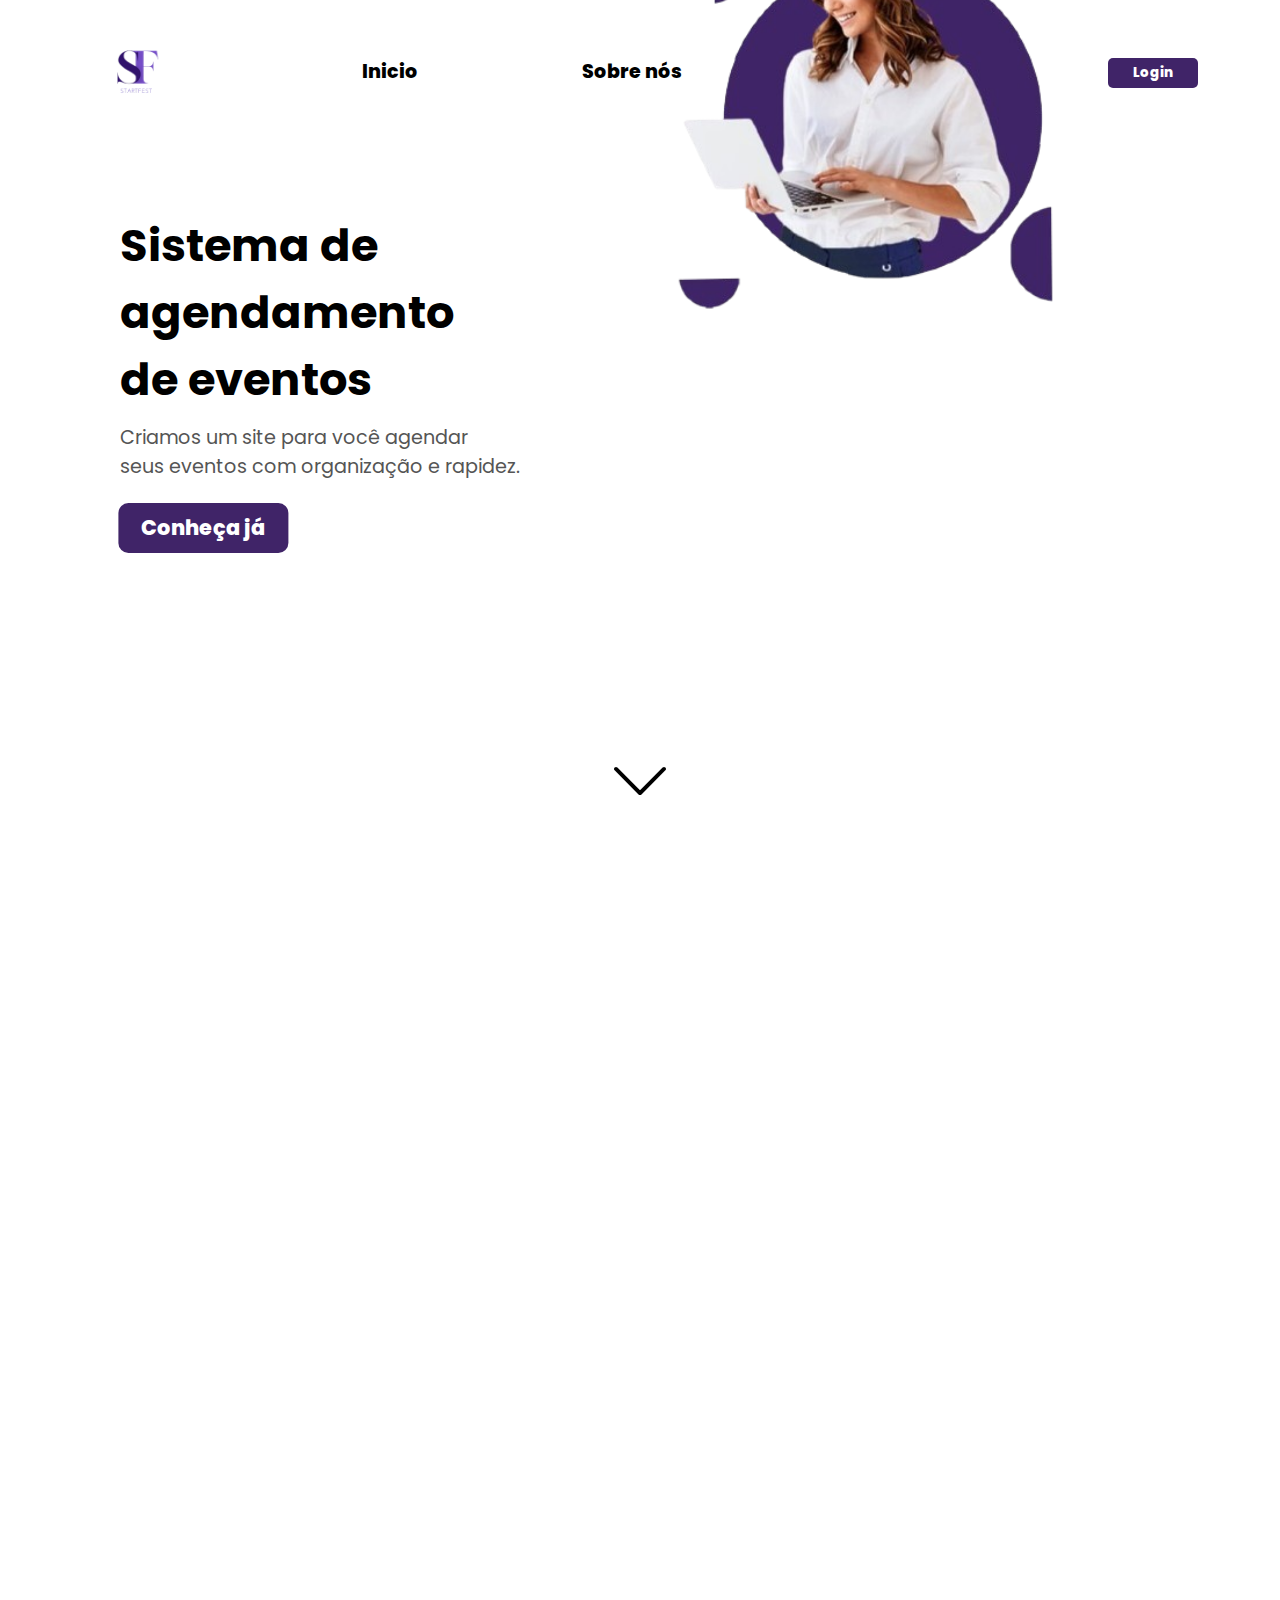
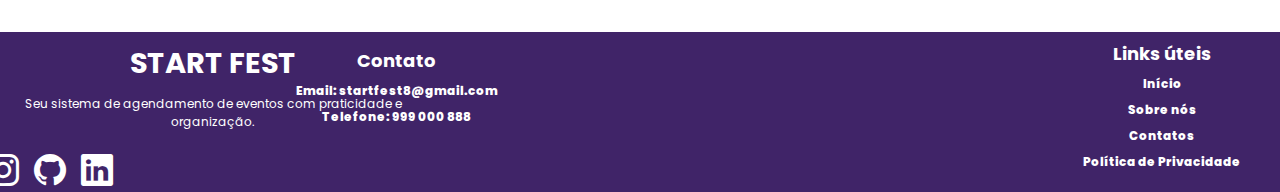
<file: STAR FAST UPDATE/index.html>
<!DOCTYPE html>
<html lang="pt-br">
<head>
    <meta charset="UTF-8">
    <meta name="viewport" content="width=device-width, initial-scale=1.0">
    <link rel="shortcut icon" href="img/logo_com_fundo.png" type="image/x-icon">
    <title>START FEST</title>
    <!-- Link CDN Bootstrap Icons -->
    <link href="https://cdn.jsdelivr.net/npm/bootstrap-icons/font/bootstrap-icons.css" rel="stylesheet">
    <link rel="stylesheet" href="./assets/teladeinicio.css">
</head>

<body>
    <!-- Tela de Início: Seção Principal -->
    <section class="inicio">
        <nav class="nav-bar fade-in">
            <img src="img/nova_logo-removebg-preview.png" class="logo fade-in" alt="">
            <li class="nav-list"><a href="index.html" class="fade-in">Inicio</a></li>
            <li class="nav-list"><a href="Sobre_Nos.html" class="fade-in">Sobre nós</a></li>
            <li class="nav-list"><a href="contatos.html" class="fade-in">Contatos</a></li>
            <li class="nav-list">
                <button class="btn fade-in" id="login-button">Login</button>
            </li>
        </nav>
        <div class="scroll-down">
            <i class="bi bi-chevron-down"></i>
        </div>
        <div class="container-main fade-in">
            <div class="textos-principais">
                <h1 class="h1-parte-main">Sistema de <br>agendamento<br>de eventos</h1>
                <p class="p-parte-main">Criamos um site para você agendar<br>seus eventos com organização e rapidez.
                </p>
            </div>
            <div class="button-parte-main">
                <button class="btn-parte-main" id="cadastro-button">Conheça já</button>
            </div>
        </div>
        <div class="hero-image">
            <img src="img/mulher-removebg-preview.png" class="mulher fade-in" alt="">
        </div>
        <div class="gradient-bg"></div> <!--Gradiente-->
        <div class="linha-hover"></div>
       
        
    </section>

    <!-- Tela de Propostas - Adicionando abaixo do conteúdo principal -->
    <section class="propostas" id="propostas">
        <div class="gradient-propostas"></div> <!--Gradiente-->
        <h2 class="titulo-propostas fade-in">Seu site de Agendamento de Eventos</h2>
        <div class="cards-container">
            <!-- Card 1 -->
            <div class="card card-1 fade-in">
                <div class="icon"><i class="bi bi-calendar-week"></i></div>
                <h3>Agende seus eventos com poucos cliques</h3>
                <p>Escolha a data, o horário e o local do evento de forma prática e rápida. Nossa plataforma torna o
                    processo de agendamento simples e eficiente.</p>
            </div>

            <!-- Card 2 -->
            <div class="card card-2 fade-in">
                <div class="icon"><i class="bi bi-laptop"></i></div>
                <h3>Um site fácil de usar para todos</h3>
                <p>Nós pensamos no design para facilitar a sua experiência. Em poucos passos, você organiza seu evento,
                    mesmo sem experiência técnica.</p>
            </div>

            <!-- Card 3 -->
            <div class="card card-3 fade-in">
                <div class="icon"><i class="bi bi-folder"></i></div>
                <h3>Tenha tudo sob controle</h3>
                <p>Centralize todas as informações do seu evento em um só lugar. Tudo organizado para você.</p>
            </div>
        </div>

    </section>
    <footer class="footer">
        <div class="footer-container">
            <div class="footer-info">
                <h3>START FEST</h3>
                <p>Seu sistema de agendamento de eventos com praticidade e organização.</p>
            </div>
            <div class="footer-links">
                <h2>Links úteis</h2>
                <ul>
                    <li><a href="index.html">Início</a></li>
                    <li><a href="Sobre_Nos.html">Sobre nós</a></li>
                    <li><a href="contatos.html">Contatos</a></li>
                    <li><a href="#">Política de Privacidade</a></li>
                </ul>
            </div>
            <div class="footer-contact">
                <h2>Contato</h2>
                <ul>
                    <li>Email: <a href="mailto:startfest8@gmail.com">startfest8@gmail.com</a></li>
                    <li>Telefone: 999 000 888</li>
                </ul>
            </div>
        </div>
    
        <!-- Adicionando os ícones de redes sociais -->
        <div class="footer-social-icons">
            <a href="https://www.instagram.com/startfest__/profilecard/?igsh=MTVlYXhscWQ0ZzF2eA==" class="social-icon" target="_blank"><i class="bi bi-instagram"></i></a>
            <a href="https://github.com/SEU_USUARIO" class="social-icon" target="_blank"><i class="bi bi-github"></i></a>
            <a href="https://www.linkedin.com/in/SEU_USUARIO" class="social-icon" target="_blank"><i class="bi bi-linkedin"></i></a>
        </div>
    
        <div class="footer-bottom">
            <p>&copy; 2024 Start Fest. Todos os direitos reservados.</p>
        </div>
    </footer>
    
    <script>

document.querySelector('.scroll-down').addEventListener('click', function () {
    document.querySelector('#propostas').scrollIntoView({ behavior: 'smooth' });
});

        document.getElementById('login-button').addEventListener('click', function () {
            window.location.href = 'teladecadastro.html';
        });
        document.getElementById('cadastro-button').addEventListener('click', function () {
            window.location.href = 'teladecadastro.html';
        });

        document.querySelector('.scroll-down').addEventListener('click', function () {
    document.querySelector('.propostas').scrollIntoView({ behavior: 'smooth' });
});

    </script>
</body>

</html>
</file>
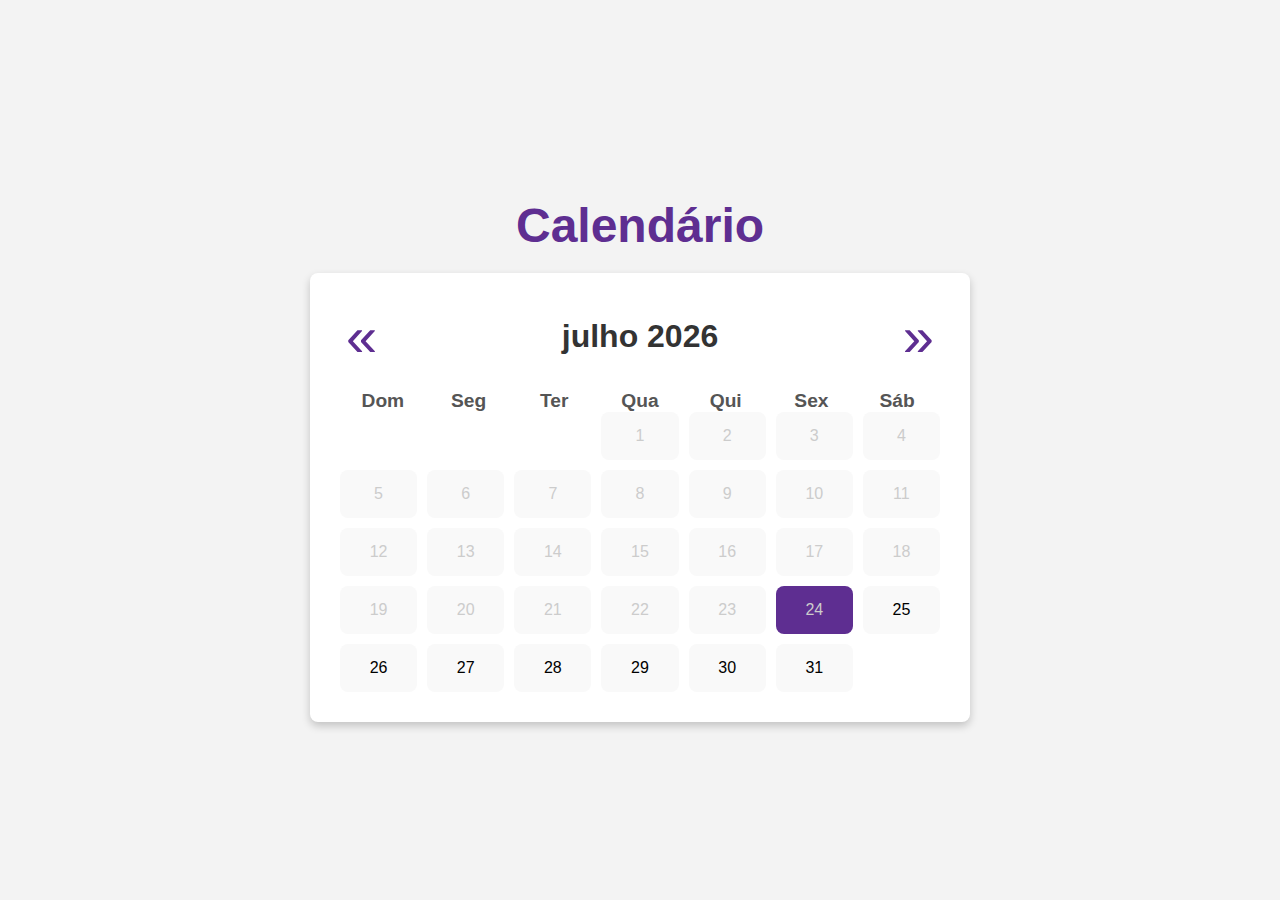
<file: STAR FAST UPDATE/Calendario.html>
<!DOCTYPE html>
<html lang="pt-br">
<head>
    <meta charset="UTF-8">
    <meta name="viewport" content="width=device-width, initial-scale=1.0">
    <title>Calendário</title>
    <style>
        body {
            font-family: Arial, sans-serif;
            background-color: #f3f3f3;
            margin: 0;
            padding: 0;
            display: flex;
            flex-direction: column;
            align-items: center;
            justify-content: center;
            height: 100vh;
        }

        h1 {
            margin: 0;
            padding: 20px 0;
            color: #5e2e91;
            font-size: 3rem; /* Aumentei o tamanho do título */
            text-align: center;
        }

        .calendar-container {
            width: 600px; /* Aumentei a largura do calendário */
            background: white;
            box-shadow: 0 4px 8px rgba(0, 0, 0, 0.2);
            border-radius: 8px;
            padding: 30px; /* Aumentei o padding */
        }

        .calendar-header {
            display: flex;
            justify-content: space-between;
            align-items: center;
            margin-bottom: 20px; /* Aumentei a margem inferior */
        }

        .calendar-header h2 {
            margin: 0;
            font-size: 2rem; /* Aumentei o tamanho da fonte do título do calendário */
            color: #333;
        }

        .nav-button {
            background: none;
            border: none;
            color: #5e2e91;
            font-size: 3.5rem; /* Aumentei o tamanho do botão de navegação */
            cursor: pointer;
        }

        .nav-button:hover {
            color: #3a2a6c;
        }

        .days-header {
            display: grid;
            grid-template-columns: repeat(7, 1fr);
            margin-top: 10px;
            text-align: center;
            font-weight: bold;
            color: #555;
            font-size: 1.2rem; /* Aumentei o tamanho da fonte dos dias da semana */
        }

        .calendar-dates {
            display: grid;
            grid-template-columns: repeat(7, 1fr);
            gap: 10px; /* Aumentei o gap entre os dias */
            text-align: center;
            font-size: 1rem; /* Aumentei o tamanho das datas */
        }

        .date {
            padding: 15px; /* Aumentei o padding das datas */
            background-color: #f9f9f9;
            border-radius: 8px; /* Aumentei a borda das células de data */
            cursor: pointer;
            transition: background-color 0.3s ease;
        }

        .date:hover {
            background-color: #5e2e91;
            color: white;
        }

        .date.today {
            background-color: #5e2e91;
            color: white;
        }

        .date.past {
            color: #ccc;
            pointer-events: none; /* Desabilita a seleção de datas passadas */
        }
    </style>
</head>
<body>
    <h1>Calendário</h1>
    <div class="calendar-container">
        <div class="calendar-header">
            <button class="nav-button" id="prevMonth">«</button>
            <h2 id="monthYear">Outubro 2024</h2>
            <button class="nav-button" id="nextMonth">»</button>
        </div>
        <div class="days-header">
            <div>Dom</div>
            <div>Seg</div>
            <div>Ter</div>
            <div>Qua</div>
            <div>Qui</div>
            <div>Sex</div>
            <div>Sáb</div>
        </div>
        <div class="calendar-dates" id="calendarDates">
            <!-- As datas serão geradas aqui via JavaScript -->
        </div>
    </div>

    <script>
        const calendarDates = document.getElementById('calendarDates');
        const monthYear = document.getElementById('monthYear');
        const prevMonth = document.getElementById('prevMonth');
        const nextMonth = document.getElementById('nextMonth');

        let currentDate = new Date();

        function updateCalendar() {
            const month = currentDate.getMonth();
            const year = currentDate.getFullYear();

            monthYear.textContent = `${currentDate.toLocaleString('pt-BR', { month: 'long' })} ${year}`;
            
            // Limpar as datas anteriores
            calendarDates.innerHTML = '';

            // Primeiro dia do mês
            const firstDay = new Date(year, month, 1);
            const firstDayOfWeek = firstDay.getDay();
            
            // Último dia do mês
            const lastDay = new Date(year, month + 1, 0);
            const daysInMonth = lastDay.getDate();

            // Criar células vazias para as datas antes do primeiro dia
            for (let i = 0; i < firstDayOfWeek; i++) {
                const emptyCell = document.createElement('div');
                calendarDates.appendChild(emptyCell);
            }

            // Adicionar os dias do mês
            for (let day = 1; day <= daysInMonth; day++) {
                const dateDiv = document.createElement('div');
                dateDiv.classList.add('date');
                dateDiv.textContent = day;

                // Marcar o dia de hoje
                if (day === currentDate.getDate() && month === currentDate.getMonth() && year === currentDate.getFullYear()) {
                    dateDiv.classList.add('today');
                }

                // Desabilitar datas passadas
                const currentCellDate = new Date(year, month, day);
                if (currentCellDate < new Date()) {
                    dateDiv.classList.add('past');
                }

                // Adicionar funcionalidade ao clicar nas datas
                dateDiv.addEventListener('click', () => {
                    alert(`Você selecionou ${day}/${month + 1}/${year}`);
                });

                calendarDates.appendChild(dateDiv);
            }
        }

        prevMonth.addEventListener('click', () => {
            currentDate.setMonth(currentDate.getMonth() - 1);
            updateCalendar();
        });

        nextMonth.addEventListener('click', () => {
            currentDate.setMonth(currentDate.getMonth() + 1);
            updateCalendar();
        });

        // Inicializar o calendário
        updateCalendar();
    </script>
</body>
</html>
</file>
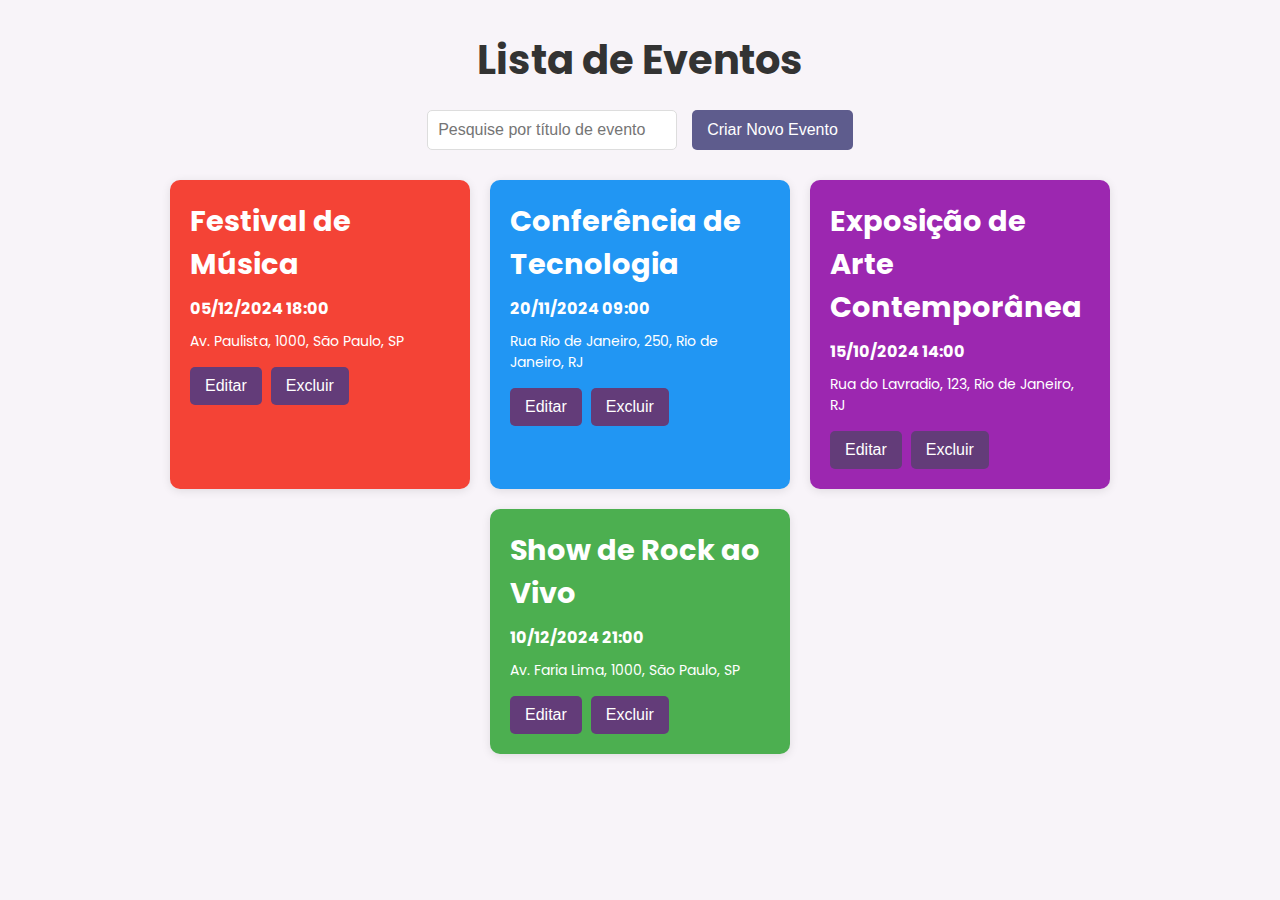
<file: STAR FAST UPDATE/ListaDeEventos.html>
<!DOCTYPE html>
<html lang="pt-BR">
<head>
    <meta charset="UTF-8">
    <link rel="shortcut icon" href="img/logo_com_fundo.png" type="image/x-icon">
    <meta name="viewport" content="width=device-width, initial-scale=1.0">
    <title>Lista de Eventos</title>
    <link rel="stylesheet" href="assets/Lista_de_Eventos.css">
    <link href="https://fonts.googleapis.com/css2?family=Poppins:wght@400;500;600&display=swap" rel="stylesheet">
    <link href=""
</head>
<body>

    <h1>Lista de Eventos</h1>

    <!-- Caixa de Pesquisa e Botão Criar Evento -->
    <div class="filter-container">
        <input type="text" id="searchInput" placeholder="Pesquise por título de evento" onkeyup="searchEvent()">
        <button onclick="window.location.href='Novo_evento.html';">Criar Novo Evento</button>
    </div>

    <div class="message" id="message"></div>

    <!-- Lista de Eventos -->
    <div class="events-container" id="eventsContainer">
        <!-- Cards de Eventos serão inseridos aqui via JS -->
    </div>

    <!-- Formulário de Edição -->
    <div class="edit-form" id="editForm" style="display:none;">
        <h2>Editar Evento</h2>
        <input type="text" id="editTitle" placeholder="Título do evento">
        <input type="text" id="editAddress" placeholder="Endereço do evento">
        <input type="date" id="editDate">
        
        <!-- Campo de Horário -->
        <input type="time" id="editTime">

        <!-- Texto explicativo ao lado do seletor de cor -->
        <label for="editColor" class="color-label">Escolha a cor principal do evento</label>
        <input type="color" id="editColor" value="#000000">
        
        <!-- Botões de salvar e cancelar lado a lado -->
        <div class="buttons-container">
            <button onclick="saveEvent()">Salvar Evento</button>
            <button onclick="cancelEdit()">Cancelar</button>
        </div>
    </div>
    
    <script src="js/Lista_de_eventos.js"></script>
</body>
</html>
</file>
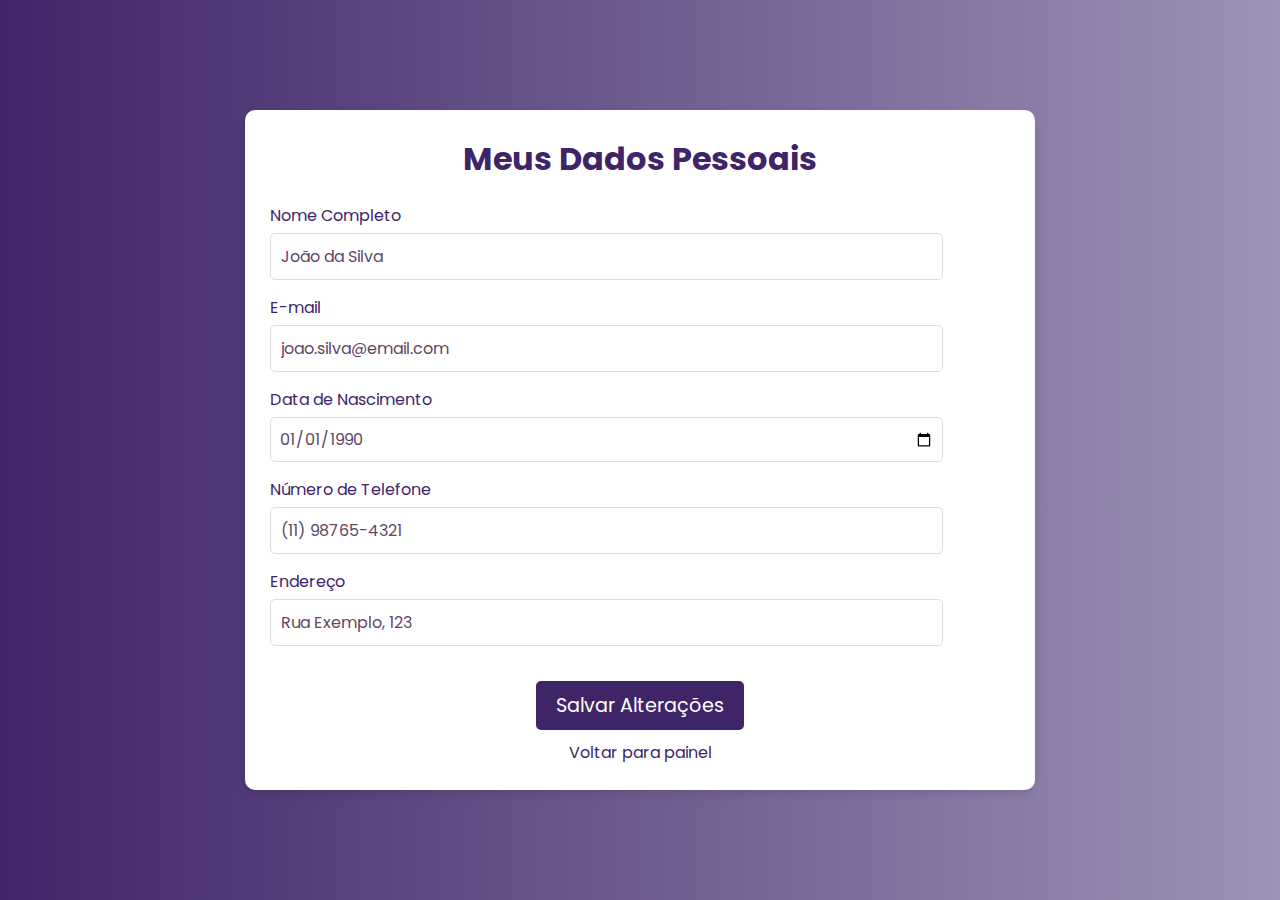
<file: STAR FAST UPDATE/Meus_Dados.html>
<!DOCTYPE html>
<html lang="pt-br">
<head>
  <meta charset="UTF-8">
  <meta name="viewport" content="width=device-width, initial-scale=1.0">
  <title>Meus Dados Pessoais</title>
  <link rel="stylesheet" href="https://cdnjs.cloudflare.com/ajax/libs/font-awesome/6.0.0-beta3/css/all.min.css">
  <link rel="stylesheet" href="assets/Meus_Dados.css">
</head>
<body>
  <div class="container">
    <h1>Meus Dados Pessoais</h1>

    <!-- Formulário de dados pessoais -->
    <form id="dadosForm">
      <!-- Nome -->
      <div class="form-group">
        <label for="nome">Nome Completo</label>
        <input type="text" id="nome" value="João da Silva" required>
      </div>

      <!-- E-mail -->
      <div class="form-group">
        <label for="email">E-mail</label>
        <input type="email" id="email" value="joao.silva@email.com" required>
      </div>

      <!-- Data de Nascimento -->
      <div class="form-group">
        <label for="data-nascimento">Data de Nascimento</label>
        <input type="date" id="data-nascimento" value="1990-01-01" required>
      </div>

      <!-- Número de Telefone -->
      <div class="form-group">
        <label for="telefone">Número de Telefone</label>
        <input type="tel" id="telefone" value="(11) 98765-4321" required placeholder="(XX) XXXXX-XXXX" oninput="mascaraTelefone(event)">
      </div>

      <!-- Endereço -->
      <div class="form-group">
        <label for="endereco">Endereço</label>
        <input type="text" id="endereco" value="Rua Exemplo, 123" required>
      </div>

      <!-- Botão de salvar -->
      <button type="submit" class="btn">Salvar Alterações</button>
      <div class="link-container">
        <a href="Painel.html" class="link">Voltar para painel</a>
      </div>
    </form>

    <!-- Mensagem de confirmação -->
    <div id="mensagem" class="mensagem"></div>
  </div>

  <script>
    // Função para aplicar a máscara no telefone
    function mascaraTelefone(event) {
      let input = event.target;
      let value = input.value.replace(/\D/g, ""); // Remove todos os caracteres não numéricos
      if (value.length <= 2) {
        input.value = `(${value}`;
      } else if (value.length <= 6) {
        input.value = `(${value.slice(0, 2)}) ${value.slice(2)}`;
      } else {
        input.value = `(${value.slice(0, 2)}) ${value.slice(2, 7)}-${value.slice(7, 11)}`;
      }
    }

    // Função para salvar os dados
    document.getElementById("dadosForm").addEventListener("submit", function(event) {
      event.preventDefault(); // Previne o envio do formulário

      // Captura os valores dos campos
      const nome = document.getElementById("nome").value;
      const email = document.getElementById("email").value;
      const dataNascimento = document.getElementById("data-nascimento").value;
      const telefone = document.getElementById("telefone").value;
      const endereco = document.getElementById("endereco").value;

      // Atualiza os dados no formulário (garante que estão refletidos no formulário)
      document.getElementById("nome").value = nome;
      document.getElementById("email").value = email;
      document.getElementById("data-nascimento").value = dataNascimento;
      document.getElementById("telefone").value = telefone;
      document.getElementById("endereco").value = endereco;

      // Exibe os dados atualizados no console (opcional, para depuração)
      console.log("Dados atualizados:");
      console.log("Nome: " + nome);
      console.log("E-mail: " + email);
      console.log("Data de Nascimento: " + dataNascimento);
      console.log("Telefone: " + telefone);
      console.log("Endereço: " + endereco);

      // Exibe uma mensagem de sucesso
      const mensagem = document.getElementById("mensagem");
      mensagem.textContent = "Seus dados foram atualizados com sucesso!";
      mensagem.style.color = "green"; // Cor verde para sucesso
      mensagem.style.display = "block"; // Garante que a mensagem será visível

      // Esconde a mensagem após 3 segundos
      setTimeout(() => {
        mensagem.style.display = "none";
      }, 3000);
    });
  </script>
</body>
</html>
</file>
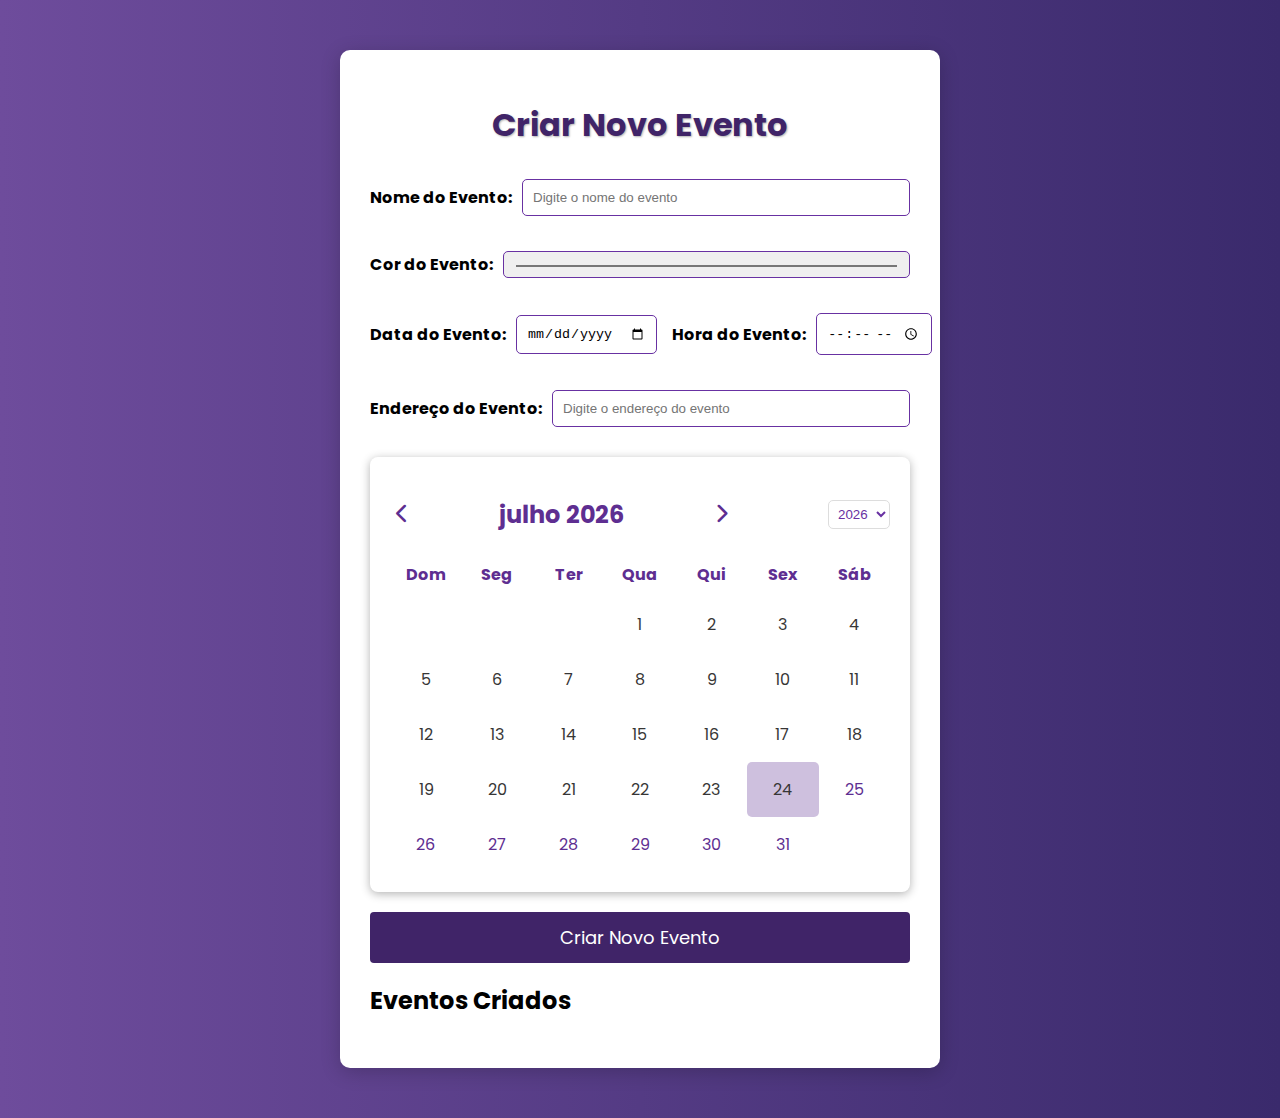
<file: STAR FAST UPDATE/Novo_evento.html>
<!DOCTYPE html>
<html lang="pt-br">
<head>
    <meta charset="UTF-8">
    <link rel="shortcut icon" href="img/logo_com_fundo.png" type="image/x-icon">
    <meta name="viewport" content="width=device-width, initial-scale=1.0">
    <title>Criar Novo Evento</title>
    <link rel="stylesheet" href="assets/Novo_Evento.css">
    <link href="https://fonts.googleapis.com/css2?family=Roboto:wght@400;700&display=swap" rel="stylesheet">
    <link href="https://cdnjs.cloudflare.com/ajax/libs/font-awesome/6.0.0/css/all.min.css" rel="stylesheet">
</head>
<body>
    <div class="container">
        <h1>Criar Novo Evento</h1>
        <form id="eventForm">
            <div class="form-group">
                <label for="eventName">Nome do Evento:</label>
                <input type="text" id="eventName" name="eventName" required placeholder="Digite o nome do evento" class="input-field">
            </div>
            <div class="form-group">
                <label for="eventColor">Cor do Evento:</label>
                <input type="color" id="eventColor" name="eventColor" class="input-field">
            </div>

            <div class="form-group">
                <label for="eventDate">Data do Evento:</label>
                <input type="date" id="eventDate" name="eventDate" required class="input-field">
                <label for="eventTime">Hora do Evento:</label>
                <input type="time" id="eventTime" name="eventTime" required class="input-field">
            </div>
            <div class="form-group">
                <label for="eventAddress">Endereço do Evento:</label>
                <input type="text" id="eventAddress" name="eventAddress" required placeholder="Digite o endereço do evento" class="input-field">
            </div>

            <div class="calendar-container">
                <div class="header">
                    <button id="prevMonth" class="nav-button" aria-label="Mês anterior"><i class="fas fa-chevron-left"></i></button>
                    <h2 id="monthYear"></h2>
                    <button id="nextMonth" class="nav-button" aria-label="Próximo mês"><i class="fas fa-chevron-right"></i></button>
                    <select id="yearSelect" class="year-select" aria-label="Selecionar ano"></select>
                </div>
                <div class="days">
                    <div class="day">Dom</div>
                    <div class="day">Seg</div>
                    <div class="day">Ter</div>
                    <div class="day">Qua</div>
                    <div class="day">Qui</div>
                    <div class="day">Sex</div>
                    <div class="day">Sáb</div>
                </div>
                <div id="calendarDates" class="dates"></div>
            </div>
            <a href="ListaDeEventos.html" class="create-event-button">Criar Novo Evento</a>
            
        </form>

        <div id="feedbackMessage" class="feedback"></div>
       
        <h2 style="color: black;">Eventos Criados</h2>
        <ul id="eventList" class="event-list"></ul>


        <ul id="eventList" class="event-list"></ul>
        <script src="js/Novo_Evento.js"></script>
    </div>
</body>
</html>
</file>
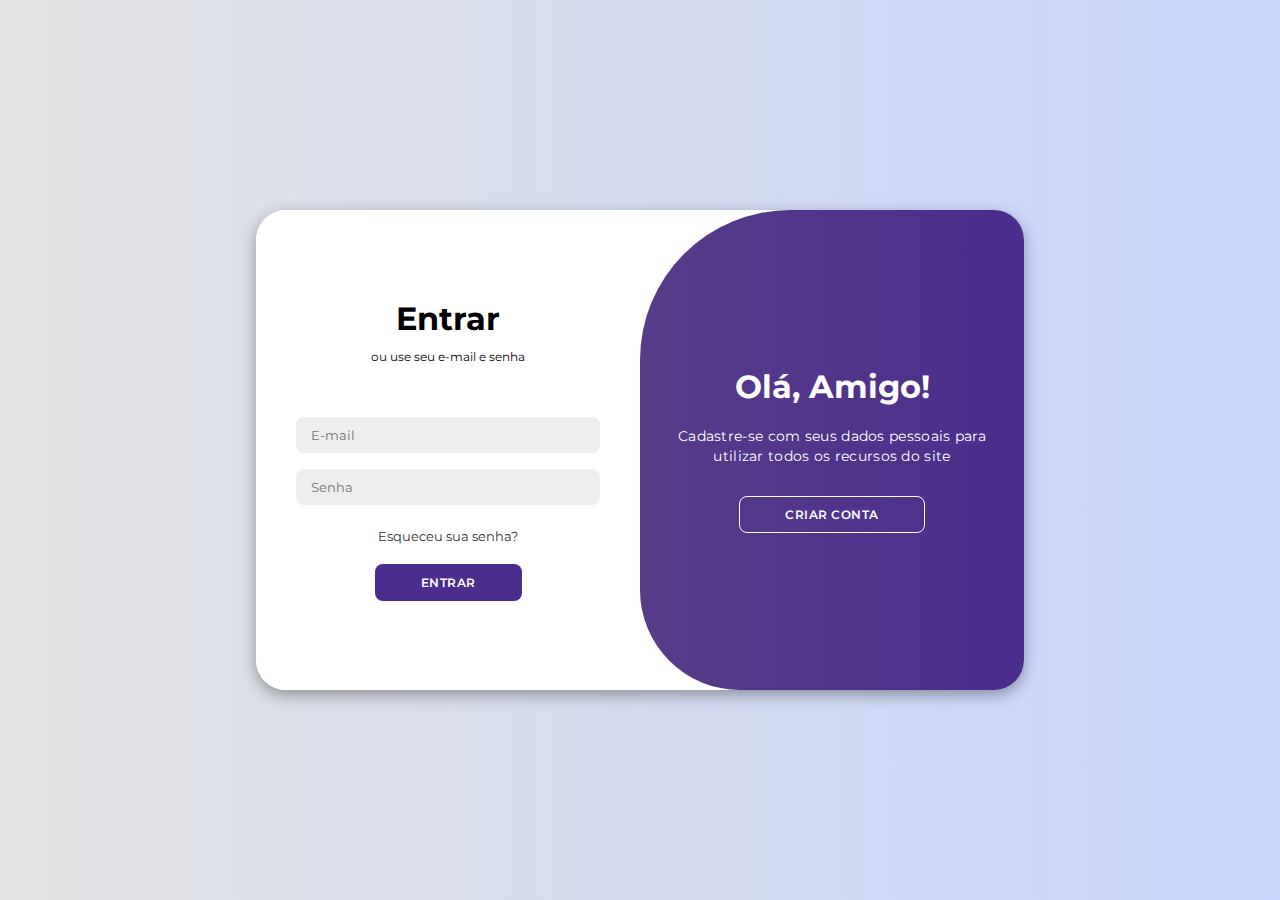
<file: STAR FAST UPDATE/teladecadastro.html>
<!DOCTYPE html>
<html lang="pt-BR">

<head>
    <meta charset="UTF-8">
    <link rel="shortcut icon" href="img/logo_com_fundo.png" type="image/x-icon">
    <meta name="viewport" content="width=device-width, initial-scale=1.0">
    <link rel="stylesheet" href="https://cdnjs.cloudflare.com/ajax/libs/font-awesome/6.4.2/css/all.min.css">
    <link rel="stylesheet" href="assets/teladecadastro.css">
    <title>login/Cadastro</title>
</head>

<body>

    <div class="container" id="container">
        <div class="form-container sign-up">
            <form>
                <h1>Criar Conta</h1>
                <span>ou use seu e-mail para registrar-se</span>
                <input type="text" placeholder="Nome" required>
                <input type="email" placeholder="E-mail" required>
                <input type="text" placeholder="Nome da empresa">
                <input type="date" placeholder="Data de nascimento" required>
                <input type="password" placeholder="Senha" required>
                <button>Criar Conta</button>
            </form>
        </div>
        <div class="form-container sign-in">
            <form>
                <h1>Entrar</h1>
                <span>ou use seu e-mail e senha</span>
                <input type="email" placeholder="E-mail" required>
                <input type="password" placeholder="Senha" required>
                <a href="#">Esqueceu sua senha?</a>
                <button>Entrar</button>
            </form>
        </div>
        <div class="toggle-container">
            <div class="toggle">
                <div class="toggle-panel toggle-left">
                    <h1>Bem-vindo de volta!</h1>
                    <p>Insira seus dados pessoais para utilizar todos os recursos do site</p>
                    <button class="hidden" id="login">Entrar</button>
                </div>
                <div class="toggle-panel toggle-right">
                    <h1>Olá, Amigo!</h1>
                    <p>Cadastre-se com seus dados pessoais para utilizar todos os recursos do site</p>
                    <button class="hidden" id="register">Criar Conta</button>
                </div>
            </div>
        </div>
    </div>
    

    <script src="js/scripts.js"></script>
</body>

</html>
</file>
<file: STAR FAST UPDATE/assets/teladeinicio.css>
@import url('https://fonts.googleapis.com/css2?family=Poppins:ital,wght@0,100;0,200;0,300;0,400;0,500;0,600;0,700;0,800;0,900;1,100;1,200;1,300;1,400;1,500;1,600;1,700;1,800;1,900&display=swap');


*{
    margin: 0;
    box-sizing: border-box;
    padding: 0;
    font-family: "Poppins", sans-serif;
}
/* PARTE DAS VARIAVEIS DE CORES UTILIZADAS */
:root {
    --cor-primaria: #59417cf2;
    --cor-botao-variacao: #7b59adf2;
    --cor-paragrafo: #555;
    --cor-btn: #402468;
}
body{
    overflow-x: hidden;
}
.nav-bar{
    display: flex;
    justify-content: center;
    align-items: center;
    justify-content: space-around;
    margin-top: 0.9rem; 
}
.nav-bar a{
    list-style: none;
    text-decoration: none;
    color: black;
}
.nav-bar li{
    font-size: 19px;
    list-style: none;
}
.nav-bar a, li, button{
    font-weight: 800;
    
}

.nav-bar a {
    list-style: none;
    text-decoration: none;
    color: black;
    position: relative;
    padding-bottom: 5px;
}

.nav-bar a::after {
    content: '';
    display: block;
    width: 100%;
    height: 3px;
    border-radius: 2px;
    background-color: var(--cor-primaria);
    position: absolute;
    left: 0;
    bottom: 0;
    transform: scaleX(0);
    transition: transform 0.3s ease;
}

.nav-bar a:hover::after {
    transform: scaleX(1);
}
.logo{
    width: 9vw;
}
.btn{
    width: 90px;
    height: 30px;
    border-radius: 5px;
    border: none;
    background-color: var(--cor-btn);
    transition: background-color 0.3s ease;
    color: white;
}
.btn:hover{
    background-color: var(--cor-botao-variacao);
    width: 90px;
    height: 30px;
}

/*========================================== PARTE DO CONTAINER PRINCIPAL=========================L */
.textos-principais{
    transform: translate(7.5rem, 7rem);
}
.h1-parte-main{
    font-size: 2.8rem;
    position: relative;
    top: -30px;
}
.p-parte-main{
    color: var(--cor-paragrafo);
    font-size: 1.2rem;
    top: -20px;
    position: relative;
}

.btn-parte-main{
    width: 170px;
    height: 50px;
    font-size: 1.3rem;
    white-space: nowrap;
    border-radius: 10px;
    border: none;
    background-color: var(--cor-btn);
    color: white;
    transform: translate(7.4rem, 9rem);
    transition: background-color 0.3s ease;
    position: relative;
    top: -30px;
}
.btn-parte-main:hover{
    background-color: var(--cor-botao-variacao);
}
.mulher {
    width: 580px;
    position: absolute;
    right: 10%; /* Ajusta o deslocamento para a direita */
    top: 100px; /* Centraliza verticalmente */
    transform: translateY(-50%); /* Ajusta a posição vertical para centralizar */
    z-index: 1;
    animation: fadeIn 1.2s ease forwards;
}

@keyframes fadeIn {
    0% {
        opacity: 4;
        transform: translateX(-40px);
    }
    100% {
        opacity: 1;
        transform: translateX(0);
    }
}
.fade-in {
    animation: fadeIn 1s ease forwards;
}
.gradient-bg {
    position: relative; /* Mantém o posicionamento absoluto */
    height: 300px; /* Ajuste a altura conforme necessário */
    width: 100%;
    top: 28px;
    bottom: 0; /* Posiciona o gradiente na parte inferior da tela */
    left: 0;
    z-index: -1; /* Para que fique atrás do conteúdo */
}

/* Estilo para a seção de Propostas */
.gradient-propostas {
    position: relative; /* Mantém o posicionamento absoluto */
    height: 210px; /* Ajuste a altura conforme necessário */
    width: 100%;
    bottom: 0; /* Posiciona o gradiente na parte inferior da tela */
    left: 0;
    top: -212px;
    z-index: 1;
    transform: rotate(180deg);
}

.propostas {
    background-color: #ffffff; /* Cor de fundo suave para destacar a seção */
    padding: 40px 0;
    text-align: center;
    margin-top:200px;
    z-index: 2;
}

.titulo-propostas {
    font-size: 1.8rem;
    color: #000000;
    margin-bottom: 30px;
    font-weight: bold;
    opacity: 0;
    animation: fadeIn 1s ease forwards;
    position: relative;
    top: -190px;
}

/* Container de Cards */
.cards-container {
    display: grid;
    grid-template-columns: repeat(3, 1fr);
    gap: 20px;
    justify-items: center;
    position: relative;
    top: -140px;
}

/* Estilo de cada Card */
.card {
    height: 330px;
    background-color: #260161;
    border-radius: 10px;
    box-shadow: 0 4px 10px rgba(89, 32, 136, 0.671);
    width: 100%;
    max-width: 320px;
    padding: 20px;
    text-align: center;
    transition: transform 0.3s ease, box-shadow 0.3s ease;
    opacity: 0;
    animation: fadeIn 1s ease forwards;
}

.card:hover {
    transform: translateY(-10px);
    box-shadow: 0 8px 20px rgba(0, 0, 0, 0.15);
}

.card h3 {
    margin: 15px 0;
    font-size: 1.5rem;
    color: #59417cf2;
}

.card p {
    color: #777;
    font-size: 1rem;
    line-height: 1.5;
}

.card .icon {
    font-size: 3rem;
    margin-bottom: 15px;
    color: #260161;
}

/* Cores de fundo para cada card */
.card-1 {
    background-color:#fffffff2
}

.card-2 {
    background-color:#fffffff2;
}

.card-3 {
    background-color: #fffffff2;
}

/* Estilos do Footer */
.footer {
    overflow-y: hidden;
    height: 10rem;
    background-color: #402468;
    color: white;
    padding: 0 auto;
    font-family: "Poppins", sans-serif;
    text-align: center;
}

.footer-container {
    display: flex;
    justify-content: space-around;
    flex-wrap: wrap;
}

.footer-info, .footer-links, .footer-contact {
    font-size: 12px;
    flex: 1 1 200px;
    margin: 10px;
}
.footer-contact{
transform: translateX(-670px);
position: relative;
top: 5px;
}

.footer-links{
    position: relative;
    top: -2px;
    transform: translateX(522px);

}


.footer-info h3 {
    margin-bottom: 10px;
    font-size: 1.8rem;

}


.footer-links ul, .footer-contact ul {
    list-style: none;
    padding: 0;
}

.footer-links li, .footer-contact li {
    margin: 8px 0;
}

/* Estilo para os ícones sociais no footer */
.footer-social-icons {
    display: flex;
    justify-content: center; /* Alinha os ícones no centro */
    margin-top: 20px;
    gap: 15px; /* Espaço entre os ícones */
}

.footer-social-icons .social-icon {
    font-size: 2rem; /* Tamanho dos ícones */
    color: white; /* Cor dos ícones */
    margin-top: -5%;
    transform: translateX(-590px);
}

.footer-social-icons .social-icon:hover {
    color: #7b59adf2; /* Cor ao passar o mouse */
}

.footer-links a, .footer-contact a {
    color: #ffffff;
    text-decoration: none;
    transition: color 0.3s ease;
}

.footer-links a:hover, .footer-contact a:hover {
    color: #7b59adf2;
}

.footer-bottom {
    margin-top: 30px;
    font-size: 0.9rem;
}

.footer-bottom p {
    color: #d3d3d3;
}


/* Responsividade */
@media (max-width: 768px) {
    .cards-container {
        grid-template-columns: 1fr 1fr;
    }
}

@media (max-width: 480px) {
    .cards-container {
        grid-template-columns: 1fr;
    }
}

/* Animação de Fade */
@keyframes fadeIn {
    0% {
        opacity: 0;
        transform: translateY(20px);
    }
    100% {
        opacity: 1;
        transform: translateY(0);
    }
}

.scroll-down {
    position: absolute;
    bottom: 20px;
    left: 50%;
    transform: translateX(-50%);
    font-size: 4rem;
    color: var(--cor-texto);
    cursor: pointer;
    animation: bounce 2s infinite;
    padding: 50px;
}

/* Animação de "pular" */
@keyframes bounce {
    0%, 20%, 50%, 80%, 100% {
        transform: translateX(-50%) translateY(0);
    }
    40% {
        transform: translateX(-50%) translateY(-10px);
    }
    60% {
        transform: translateX(-50%) translateY(-5px);
    }
}

.scroll-down:hover {
    color: var(--cor-primaria);
    transform: translateX(-50%) scale(1.1);
    background-color: rgba(255, 255, 255, 0.8); /* Efeito de hover para indicar interatividade */

}
</file>
<file: STAR FAST UPDATE/assets/Meus_Dados.css>
@import url('https://fonts.googleapis.com/css2?family=Montserrat:ital,wght@0,100..900;1,100..900&family=Poppins:ital,wght@0,100;0,200;0,300;0,400;0,500;0,600;0,700;0,800;0,900;1,100;1,200;1,300;1,400;1,500;1,600;1,700;1,800;1,900&display=swap');
    /* Reset de margens e padding */
    * {
        margin: 0;
        padding: 0;
        box-sizing: border-box;
      }
  
      /* Estilos principais */
      body {
        font-family: 'Poppins', sans-serif;
        background: linear-gradient(to right, #402468,#9d92b7);
        display: flex;
        justify-content: center;
        align-items: center;
        height: 100vh;
        margin: 0;
      }
  
      /* Container principal */
      .container {
        background-color: #ffffff;
        border-radius: 10px;
        box-shadow: 0 4px 8px rgba(0, 0, 0, 0.1);
        padding: 25px;
        width: 790px;
        text-align: center;
      }
  
      /* Título */
      h1 {
        color: #402468;
        margin-bottom: 20px;
      }
  
      /* Formulário de edição */
      .form-group {
        margin-bottom: 15px;
        text-align: left;
        width: 100%;
      }
  
      .form-group label {
        font-size: 1rem;
        color: #402468;
        margin-bottom: 5px;
        display: block;
      }
  
      .form-group input {
        font-family: "Poppins";
        width: 91%;
        padding: 10px;
        border: 1px solid #ddd;
        border-radius: 5px;
        font-size: 1rem;
        color: #5f4765;
      }
  
      .form-group input[type="date"] {
        padding: 8px;
      }
  
      /* Botão de salvar */
      .btn {
        font-family: "Poppins", sans-serif;
        background-color: #402468;
        color: white;
        padding: 10px 20px;
        border: none;
        border-radius: 5px;
        cursor: pointer;
        font-size: 1.2rem;
        margin-top: 20px;
      }
  
      .btn:hover {
        background-color: #724c7b;
      }
  
      /* Responsividade */
      @media (max-width: 768px) {
        .container {
          width: 80%;
        }
      }

/* Estilo para a mensagem de sucesso */
.mensagem {
  display: none; /* Inicialmente oculta */
  margin-top: 20px;
  padding: 15px;
  font-size: 1.2rem;
  font-weight: bold;
  background-color: #d4edda; /* Cor de fundo verde suave */
  color: #155724; /* Texto em verde escuro */
  border: 2px solid #c3e6cb; /* Borda verde clara */
  border-radius: 5px;
  text-align: center;
  transition: opacity 0.5s ease-in-out; /* Transição suave para o desaparecimento */
  box-shadow: 0 4px 8px rgba(0, 0, 0, 0.1); /* Sombra suave ao redor */
}

.mensagem.hide {
  opacity: 0;
  display: none;
}

.mensagem.show {
  opacity: 1;
}

.link-container {
  text-align: center;
  margin-top: 10px;
}

.link {
  text-decoration: none;
  color: #402468;
  font-size: 16px;
  transition: color 0.3s ease;
}

.link:hover {
  color: #5d3b8c;
}
</file>
<file: STAR FAST UPDATE/assets/Novo_Evento.css>
@import url('https://fonts.googleapis.com/css2?family=Montserrat:ital,wght@0,100..900;1,100..900&family=Poppins:ital,wght@0,100;0,200;0,300;0,400;0,500;0,600;0,700;0,800;0,900;1,100;1,200;1,300;1,400;1,500;1,600;1,700;1,800;1,900&display=swap');
* {
    box-sizing: border-box;
}

body {
    font-family: "Poppins";
    margin: 0;
    padding: 0;
    background: linear-gradient(to right, #6e4c9c, #3a2a6c);
    color: #fff;
}

.container {
    max-width: 600px;
    margin: 50px auto;
    padding: 30px;
    background-color: #fff;
    border-radius: 10px;
    box-shadow: 0 4px 20px rgba(0, 0, 0, 0.2);
    position: relative;
    overflow: hidden;
}

h1 {
    text-align: center;
    color: #402468;
    margin-bottom: 20px;
    text-shadow: 1px 1px 2px rgba(0, 0, 0, 0.3);
}

.input-field {
    width: calc(100% - 12px);
    padding: 10px;
    margin: 10px 0;
    border: 1px solid #6831a2;
    border-radius: 5px;
    transition: border-color 0.3s ease;
    display: inline-block;
}

.input-field:focus {
    border-color: #5e2e91;
    outline: none;
}

.calendar-container {
    margin: 20px 0;
    background-color: #ffffff;
    border-radius: 8px;
    padding: 20px;
    box-shadow: 0 2px 10px rgba(0, 0, 0, 0.3);
}

.header {
    display: flex;
    justify-content: space-between;
    align-items: center;
    color: #5e2e91;
}

.nav-button {
    background: none;
    border: none;
    color: #5e2e91;
    font-size: 20px;
    cursor: pointer;
    transition: transform 0.2s;
}

.nav-button:hover {
    transform: scale(1.1);
}

.days {
    display: grid;
    grid-template-columns: repeat(7, 1fr);
    color: #5e2e91;
}

.day {
    font-weight: bold;
    padding: 10px 0;
    text-align: center;
}

.dates {
    display: grid;
    grid-template-columns: repeat(7, 1fr);
}

.date {
    padding: 15px;
    text-align: center;
    cursor: pointer;
    border-radius: 5px;
    transition: background-color 0.3s ease, transform 0.2s;
    color: #5e2e91;
}

.date:hover {
    background-color: rgba(94, 46, 145, 0.1);
    transform: scale(1.05);
}

.today {
    background-color: rgba(94, 46, 145, 0.3);
}

.past {
    color: #373636;
    cursor: not-allowed;
}

.year-select {
    margin-left: 10px;
    border: 1px solid #ddd;
    border-radius: 5px;
    padding: 5px;
    background-color: #fff;
    color: #6831a2;
}

.comment-section {
    font-family: "Poppins";
    margin-top: 20px;
}

.submit-button {
    font-family: "Poppins";
    width: 100%;
    padding: 10px;
    background-color: #5e2e91;
    color: white;
    border: none;
    border-radius: 5px;
    cursor: pointer;
    font-size: 16px;
    transition: background-color 0.3s ease, transform 0.2s;
}

.submit-button:hover {
    background-color: #4e2383;
    transform: scale(1.05);
}

.time-select {
    margin-left: 10px;
    padding: 10px;
    border: 1px solid #ddd;
    border-radius: 5px;
    width: 100px;
    color: #5e2e91;
}

.form-group {
    display: flex;
    align-items: center;
    margin-bottom: 15px;
    display: flex;           /* Usando flexbox para alinhar label e input */
    align-items: center;  
}

#eventDate {
    margin-right: 15px;  /* Adiciona espaço entre o campo de data e o campo de hora */
}

.form-group label {
    font-weight: bold;
    flex: 1;
    margin-right: 10px;
    color:#000;
    display: inline-block;   /* Garante que o label e o input fiquem na mesma linha */
    width: auto;             /* Ajuste automático de largura */
    white-space: nowrap;     /* Impede que o texto da label quebre em várias linhas */
    margin-right: 10px;    
}

.event-list {
    margin-top: 20px;
    list-style-type: none;
    padding: 0;
    color: #ddd;
}
/* Estilo para o botão "Criar Novo Evento" */
.create-event-button {
    font-size: 18px; /* Tamanho da fonte */
    color: #fff; /* Cor do texto em branco */
    background-color: #402468; /* Cor de fundo azul */
    border: none; /* Remove a borda padrão */
    padding: 12px 24px; /* Adiciona um preenchimento interno (espaço dentro do botão) */
    border-radius: 4px; /* Borda arredondada */
    cursor: pointer; /* Muda o cursor para uma mãozinha ao passar sobre o botão */
    transition: background-color 0.3s ease; /* Transição suave para a mudança de cor */
    text-align: center; /* Alinha o texto ao centro */
    display: flex; /* Deixa o botão no mesmo nível com outros elementos */
    text-decoration: none;
    justify-content: center;
}

/* Efeito de hover (quando o mouse passa por cima) */
.create-event-button:hover {
    background-color: #402468; /* Cor de fundo mais escura ao passar o mouse */
}



.event-item {
    display: flex;
    justify-content: space-between;
    align-items: center;
    padding: 10px;
    background-color: #f9f9f9;
    border-radius: 5px;
    margin-bottom: 10px;
    color: #ffffff; /* Aqui você define a cor do texto */
}


.event-item .event-name,
.event-item .event-time {
    font-size: 14px; /* Ajuste o valor conforme necessário */
    color: #ffffff;  /* Cor do texto (opcional) */
    margin-right: 50px
}
.event-date {
    font-size: 12px;
}


.remove-button {
    background: none;
    border: none;
    color: #e74c3c;
    cursor: pointer;
}

.feedback {
display: block;
margin-top: 10px;
padding: 15px;
border-radius: 5px;
text-align: center;
font-weight: bold;
opacity: 0;
transition: opacity 0.5s ease-in-out;
display: none; 
}

.feedback.success {
background-color: #28a745; /* Verde de sucesso */
color: white;
border: 2px solid #218838; /* Uma borda mais escura */
}

.feedback.error {
background-color: #dc3545; /* Vermelho de erro */
color: white;
border: 2px solid #c82333; /* Borda mais escura */
}

.feedback.show {
display: block;  /* Torna a mensagem visível */
opacity: 1;
}

#eventSection h2 {
    color: #5e2e91; /* Cor do título */
    font-size: 20px;
    margin-bottom: 15px; /* Distância entre o título e a lista */
    text-align: center; /* Alinhar o título ao centro */
}
</file>
<file: STAR FAST UPDATE/assets/teladecadastro.css>
@import url('https://fonts.googleapis.com/css2?family=Montserrat:wght@300;400;500;600;700&display=swap');

*{
    margin: 0;
    padding: 0;
    box-sizing: border-box;
    font-family: 'Montserrat', sans-serif;
}

body{
    background-color: #c9d6ff;
    background: linear-gradient(to right, #e2e2e2, #c9d6ff);
    display: flex;
    align-items: center;
    justify-content: center;
    flex-direction: column;
    height: 100vh;
}

.container{
    background-color: #fff;
    border-radius: 30px;
    box-shadow: 0 5px 15px rgba(0, 0, 0, 0.35);
    position: relative;
    overflow: hidden;
    width: 768px;
    max-width: 100%;
    min-height: 480px;
}

.container p{
    font-size: 14px;
    line-height: 20px;
    letter-spacing: 0.3px;
    margin: 20px 0;
}

.container span{
    font-size: 12px;
}

.container a{
    color: #333;
    font-size: 13px;
    text-decoration: none;
    margin: 15px 0 10px;
}

.container button{
    background-color:#4a2d8d;
    color: #fff;
    font-size: 12px;
    padding: 10px 45px;
    border: 1px solid transparent;
    border-radius: 8px;
    font-weight: 600;
    letter-spacing: 0.5px;
    text-transform: uppercase;
    margin-top: 10px;
    cursor: pointer;
}

.container button.hidden{
    background-color: transparent;
    border-color: #fff;
}

.container form{
    background-color: #fff;
    display: flex;
    align-items: center;
    justify-content: center;
    flex-direction: column;
    padding: 0 40px;
    height: 100%;
}

.container input{
    background-color: #eee;
    border: none;
    margin: 8px 0;
    padding: 10px 15px;
    font-size: 13px;
    border-radius: 8px;
    width: 100%;
    outline: none;
}

.form-container{
    position: absolute;
    top: 0;
    height: 100%;
    transition: all 0.6s ease-in-out;
}

.sign-in{
    left: 0;
    width: 50%;
    z-index: 2;
}

.container.active .sign-in{
    transform: translateX(100%);
}

.sign-up{
    left: 0;
    width: 50%;
    opacity: 0;
    z-index: 1;
}

.container.active .sign-up{
    transform: translateX(100%);
    opacity: 1;
    z-index: 5;
    animation: move 0.6s;
}

@keyframes move{
    0%, 49.99%{
        opacity: 0;
        z-index: 1;
    }
    50%, 100%{
        opacity: 1;
        z-index: 5;
    }
}

.social-icons{
    margin: 20px 0;
}

.social-icons a{
    border: 1px solid #ccc;
    border-radius: 20%;
    display: inline-flex;
    justify-content: center;
    align-items: center;
    margin: 0 3px;
    width: 40px;
    height: 40px;
}

.toggle-container{
    position: absolute;
    top: 0;
    left: 50%;
    width: 50%;
    height: 100%;
    overflow: hidden;
    transition: all 0.6s ease-in-out;
    border-radius: 150px 0 0 100px;
    z-index: 1000;
}

.container.active .toggle-container{
    transform: translateX(-100%);
    border-radius: 0 150px 100px 0;
}

.toggle{
    background-color: #59417cf2;
    height: 100%;
    background: linear-gradient(to right, #59417cf2, #4a2d8d);
    color: #fff;
    position: relative;
    left: -100%;
    height: 100%;
    width: 200%;
    transform: translateX(0);
    transition: all 0.6s ease-in-out;
}

.container.active .toggle{
    transform: translateX(50%);
}

.toggle-panel{
    position: absolute;
    width: 50%;
    height: 100%;
    display: flex;
    align-items: center;
    justify-content: center;
    flex-direction: column;
    padding: 0 30px;
    text-align: center;
    top: 0;
    transform: translateX(0);
    transition: all 0.6s ease-in-out;
}

.toggle-left{
    transform: translateX(-200%);
}

.container.active .toggle-left{
    transform: translateX(0);
}

.toggle-right{
    right: 0;
    transform: translateX(0);
}

.container.active .toggle-right{
    transform: translateX(200%);
}

/* Ajustando o título de "Entrar" */
.container .sign-in h1 {
    margin-bottom: 1px;  /* Reduz a margem inferior entre o título e o próximo elemento */
}

/* Ajustando a frase abaixo do título */
.container .sign-in span {
    margin-top: 10px;  /* Remover qualquer margem superior */
    margin-bottom: 45px;  /* Ajuste o valor para aumentar ou diminuir o espaço inferior */
}
</file>
<file: STAR FAST UPDATE/assets/Lista_de_Eventos.css>
/* Reset de estilo */
* {
    margin: 0;
    padding: 0;
    box-sizing: border-box;
}

body {
    font-family: 'Poppins', sans-serif;
    background-color: #f8f4f9;
    display: flex;
    flex-direction: column;
    align-items: center;
    padding: 30px;
}

h1 {
    font-size: 2.5em;
    color: #333;
    margin-bottom: 20px;
    transition: transform 0.3s ease;
}

h1:hover {
    transform: translateY(-5px);
}

.filter-container {
    display: flex;
    justify-content: center;
    gap: 15px;
    margin-bottom: 30px;
}

.filter-container input[type="text"] {
    padding: 10px;
    font-size: 16px;
    border-radius: 5px;
    border: 1px solid #ddd;
    background-color: #fff;
    width: 250px;
}

.filter-container button, .create-event-btn {
    padding: 10px 15px;
    font-size: 16px;
    background-color: #5e5c8d;
    color: white;
    border: none;
    border-radius: 5px;
    cursor: pointer;
    transition: background-color 0.3s ease;
}

.filter-container button:hover, .create-event-btn:hover {
    background-color: #4a4782;
}

.create-event-btn {
    text-decoration: none;
    display: inline-block;
    text-align: center;
}

.events-container {
    display: flex;
    flex-wrap: wrap;
    justify-content: center;
    gap: 20px;
}

.event-card {
    width: 300px;
    border-radius: 10px;
    box-shadow: 0 2px 10px rgba(0, 0, 0, 0.1);
    overflow: hidden;
    transition: transform 0.3s ease;
    cursor: pointer;
}

.event-card:hover {
    transform: translateY(-20px);
}

.event-card .content {
    padding: 20px;
    color: #fff;
}

.event-card h2 {
    font-size: 1.8em;
    color: #fff;
    margin-bottom: 10px;
}

.event-card .date-time {
    font-weight: bold;
    color: #fff;
    font-size: 16px;
}

.event-card .address {
    color: #fff;
    font-size: 14px;
    margin-top: 10px;
}

.event-card button {
    background-color: #633c79;
    color: white;
    border: none;
    padding: 10px 15px;
    border-radius: 5px;
    cursor: pointer;
    font-size: 16px;
    margin-top: 15px;
    margin-right: 5px;
}

.event-card button:hover {
    background-color: #4a4782;
}

.edit-form {
    margin-top: 20px;
    width: 90%;
    max-width: 600px;
    padding: 20px;
    background: #fff;
    border-radius: 10px;
    box-shadow: 0 10px 20px rgba(0, 0, 0, 0.1);
}

.edit-form input {
    width: 100%;
    padding: 10px;
    margin-bottom: 15px;
    font-size: 16px;
    border: 1px solid #ddd;
    border-radius: 5px;
}

.edit-form input[type="color"] {
    width: 100px;
    height: 35px;
    border: none;
    border-radius: 5px;
    cursor: pointer;
    padding: 0;
    margin-top: 5px;
}

/* Personalizando o label para o campo de cor */
.color-label {
    font-weight: 600;
    color: #333;
    font-size: 16px;
    margin-bottom: 5px;
}

.edit-form .buttons-container {
    display: flex;
    justify-content: flex-start;
    gap: 15px;
    margin-top: 20px;
}

/* Estilo para o botão "Criar Novo Evento" */
.create-event-button {
    font-size: 18px; /* Tamanho da fonte */
    color: #fff; /* Cor do texto em branco */
    background-color: #2196F3; /* Cor de fundo azul */
    border: none; /* Remove a borda padrão */
    padding: 12px 24px; /* Adiciona um preenchimento interno (espaço dentro do botão) */
    border-radius: 4px; /* Borda arredondada */
    cursor: pointer; /* Muda o cursor para uma mãozinha ao passar sobre o botão */
    transition: background-color 0.3s ease; /* Transição suave para a mudança de cor */
    text-align: center; /* Alinha o texto ao centro */
    display: inline-block; /* Deixa o botão no mesmo nível com outros elementos */
}

/* Efeito de hover (quando o mouse passa por cima) */
.create-event-button:hover {
    background-color: #1976D2; /* Cor de fundo mais escura ao passar o mouse */
}

.edit-form button {
    background-color: #5e5c8d;
    color: white;
    border: none;
    padding: 10px 20px;
    font-size: 16px;
    border-radius: 5px;
    cursor: pointer;
}

.edit-form button:hover {
    background-color: #4a4782;
}

.message {
    margin: 10px 0;
    padding: 10px;
    color: #fff;
    background-color: #4CAF50;
    border-radius: 5px;
    display: none;
}

.message.error {
    background-color: #f44336;
}
</file>
